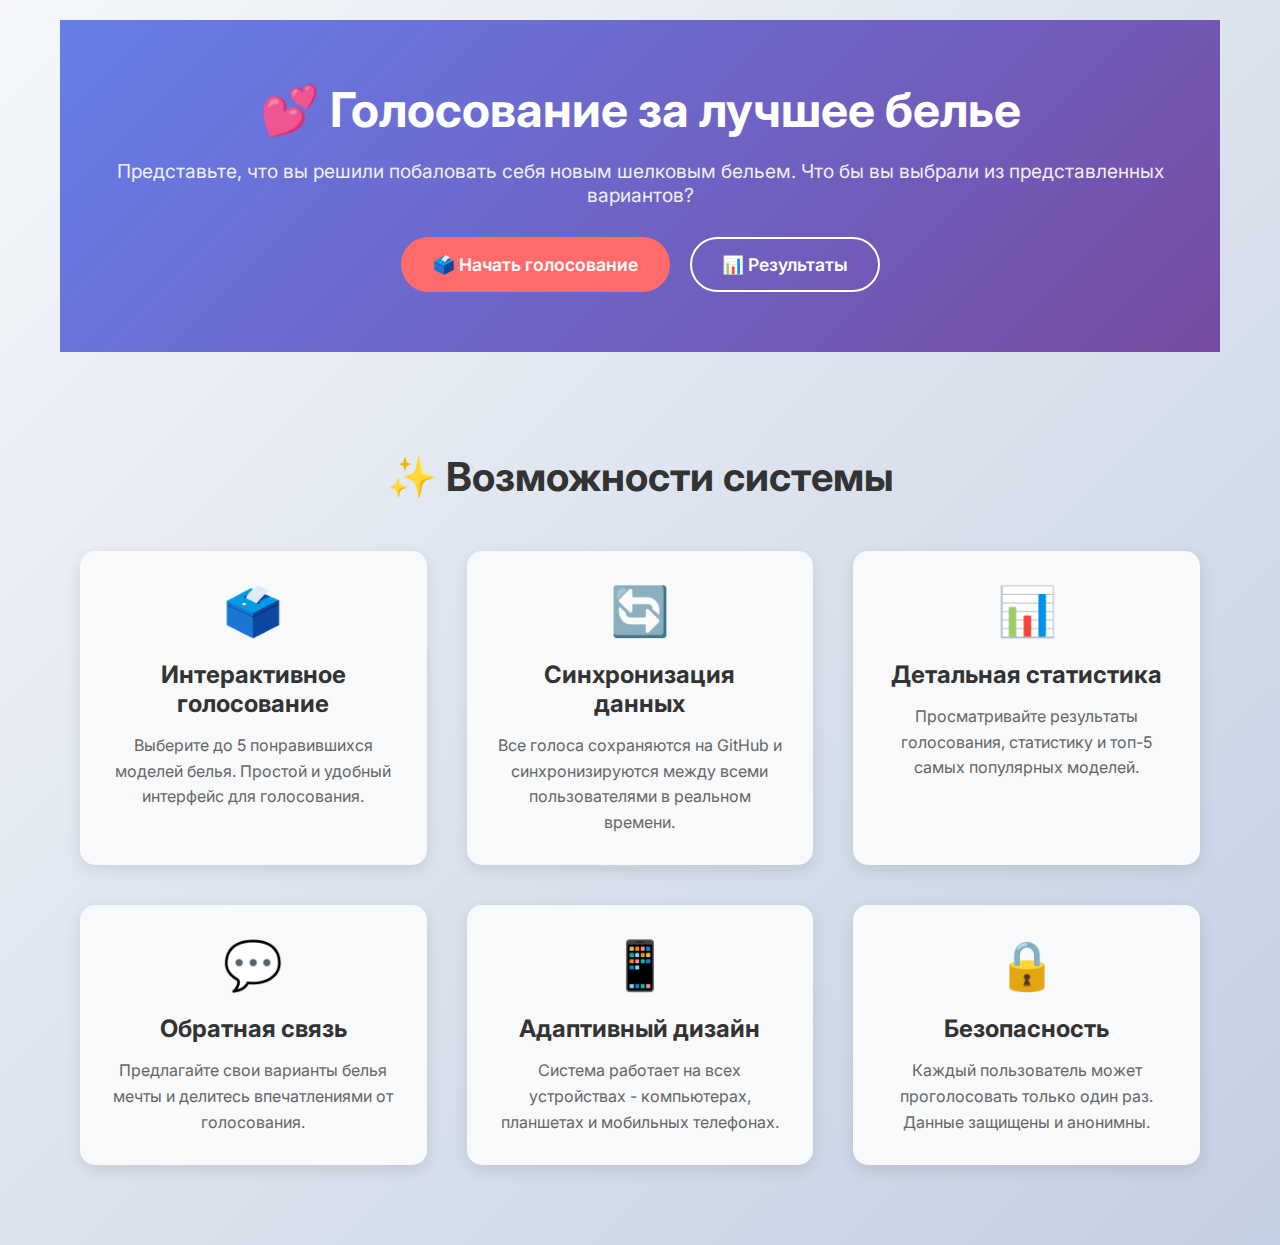
<file: index.html>
<!DOCTYPE html>
<html lang="ru">
<head>
    <meta charset="UTF-8">
    <meta name="viewport" content="width=device-width, initial-scale=1.0">
    <title>Голосование за лучшее белье - Главная</title>
    <link rel="stylesheet" href="voting-style.css?v=1">
    <link href="https://fonts.googleapis.com/css2?family=Inter:wght@300;400;500;600;700&display=swap" rel="stylesheet">
    <style>
        .hero {
            text-align: center;
            padding: 60px 20px;
            background: linear-gradient(135deg, #667eea 0%, #764ba2 100%);
            color: white;
            margin-bottom: 40px;
        }
        .hero h1 {
            font-size: 3rem;
            margin-bottom: 20px;
            font-weight: 700;
        }
        .hero p {
            font-size: 1.2rem;
            margin-bottom: 30px;
            opacity: 0.9;
        }
        .cta-buttons {
            display: flex;
            gap: 20px;
            justify-content: center;
            flex-wrap: wrap;
        }
        .btn-hero {
            padding: 15px 30px;
            font-size: 1.1rem;
            border-radius: 50px;
            text-decoration: none;
            font-weight: 600;
            transition: all 0.3s ease;
            display: inline-block;
        }
        .btn-primary-hero {
            background: #ff6b6b;
            color: white;
            border: 2px solid #ff6b6b;
        }
        .btn-primary-hero:hover {
            background: transparent;
            color: #ff6b6b;
        }
        .btn-secondary-hero {
            background: transparent;
            color: white;
            border: 2px solid white;
        }
        .btn-secondary-hero:hover {
            background: white;
            color: #667eea;
        }
        .features {
            padding: 60px 20px;
            max-width: 1200px;
            margin: 0 auto;
        }
        .features h2 {
            text-align: center;
            font-size: 2.5rem;
            margin-bottom: 50px;
            color: #333;
        }
        .features-grid {
            display: grid;
            grid-template-columns: repeat(auto-fit, minmax(300px, 1fr));
            gap: 40px;
        }
        .feature-card {
            text-align: center;
            padding: 30px;
            border-radius: 15px;
            background: #f8f9fa;
            box-shadow: 0 5px 15px rgba(0,0,0,0.1);
        }
        .feature-icon {
            font-size: 3rem;
            margin-bottom: 20px;
        }
        .feature-card h3 {
            font-size: 1.5rem;
            margin-bottom: 15px;
            color: #333;
        }
        .feature-card p {
            color: #666;
            line-height: 1.6;
        }
    </style>
</head>
<body>
    <div class="container">
        <div class="hero">
            <h1>💕 Голосование за лучшее белье</h1>
            <p>Представьте, что вы решили побаловать себя новым шелковым бельем. Что бы вы выбрали из представленных вариантов?</p>
            <div class="cta-buttons">
                <a href="voting.html" class="btn-hero btn-primary-hero">🗳️ Начать голосование</a>
                <a href="admin.html" class="btn-hero btn-secondary-hero">📊 Результаты</a>
            </div>
        </div>

        <div class="features">
            <h2>✨ Возможности системы</h2>
            <div class="features-grid">
                <div class="feature-card">
                    <div class="feature-icon">🗳️</div>
                    <h3>Интерактивное голосование</h3>
                    <p>Выберите до 5 понравившихся моделей белья. Простой и удобный интерфейс для голосования.</p>
                </div>
                <div class="feature-card">
                    <div class="feature-icon">🔄</div>
                    <h3>Синхронизация данных</h3>
                    <p>Все голоса сохраняются на GitHub и синхронизируются между всеми пользователями в реальном времени.</p>
                </div>
                <div class="feature-card">
                    <div class="feature-icon">📊</div>
                    <h3>Детальная статистика</h3>
                    <p>Просматривайте результаты голосования, статистику и топ-5 самых популярных моделей.</p>
                </div>
                <div class="feature-card">
                    <div class="feature-icon">💬</div>
                    <h3>Обратная связь</h3>
                    <p>Предлагайте свои варианты белья мечты и делитесь впечатлениями от голосования.</p>
                </div>
                <div class="feature-card">
                    <div class="feature-icon">📱</div>
                    <h3>Адаптивный дизайн</h3>
                    <p>Система работает на всех устройствах - компьютерах, планшетах и мобильных телефонах.</p>
                </div>
                <div class="feature-card">
                    <div class="feature-icon">🔒</div>
                    <h3>Безопасность</h3>
                    <p>Каждый пользователь может проголосовать только один раз. Данные защищены и анонимны.</p>
                </div>
            </div>
        </div>
    </div>
</body>
</html>
</file>
<file: voting-style.css>
/* Стили для страницы голосования */
* {
    margin: 0;
    padding: 0;
    box-sizing: border-box;
}

body {
    font-family: 'Inter', sans-serif;
    background: linear-gradient(135deg, #f5f7fa 0%, #c3cfe2 100%);
    min-height: 100vh;
    color: #333;
}

.container {
    max-width: 1200px;
    margin: 0 auto;
    padding: 20px;
}

.header {
    text-align: center;
    margin-bottom: 40px;
    background: white;
    padding: 30px;
    border-radius: 20px;
    box-shadow: 0 10px 30px rgba(0,0,0,0.1);
}

.header h1 {
    font-size: 2.5rem;
    color: #e91e63;
    margin-bottom: 10px;
    font-weight: 700;
}

.header p {
    font-size: 1.2rem;
    color: #666;
    margin-bottom: 20px;
}

.vote-counter {
    background: #f8f9fa;
    padding: 15px 25px;
    border-radius: 50px;
    display: inline-block;
    font-weight: 600;
    color: #495057;
    border: 2px solid #e9ecef;
}

.vote-counter span:first-child {
    color: #6c757d;
}

.vote-counter span:nth-child(2) {
    color: #e91e63;
    font-size: 1.3rem;
    font-weight: 700;
}

.voting-grid {
    display: grid;
    grid-template-columns: repeat(auto-fit, minmax(300px, 1fr));
    gap: 25px;
    margin-bottom: 40px;
}

.voting-item {
    background: white;
    border-radius: 15px;
    overflow: hidden;
    box-shadow: 0 8px 25px rgba(0,0,0,0.1);
    transition: all 0.3s ease;
    position: relative;
}

.voting-item:hover {
    transform: translateY(-5px);
    box-shadow: 0 15px 35px rgba(0,0,0,0.15);
}

.voting-item.selected {
    border: 3px solid #e91e63;
    transform: scale(1.02);
}

.voting-item.max-selected {
    opacity: 0.6;
    cursor: not-allowed;
}

.voting-image {
    width: 100%;
    height: 250px;
    object-fit: cover;
    background: #f8f9fa;
}

.voting-content {
    padding: 20px;
}

.voting-title {
    font-size: 1.1rem;
    font-weight: 600;
    color: #333;
    margin-bottom: 10px;
}

.voting-description {
    color: #666;
    font-size: 0.9rem;
    margin-bottom: 15px;
    line-height: 1.4;
}

.vote-button {
    width: 100%;
    padding: 12px 20px;
    border: none;
    border-radius: 25px;
    font-size: 1rem;
    font-weight: 600;
    cursor: pointer;
    transition: all 0.3s ease;
    text-transform: uppercase;
    letter-spacing: 0.5px;
}

.vote-button:not(.voted) {
    background: linear-gradient(45deg, #e91e63, #f06292);
    color: white;
}

.vote-button:not(.voted):hover {
    background: linear-gradient(45deg, #c2185b, #e91e63);
    transform: translateY(-2px);
}

.vote-button.voted {
    background: #28a745;
    color: white;
    cursor: default;
}

.vote-button:disabled {
    background: #6c757d;
    color: #adb5bd;
    cursor: not-allowed;
    transform: none;
}

.vote-count {
    position: absolute;
    top: 15px;
    right: 15px;
    background: rgba(233, 30, 99, 0.9);
    color: white;
    padding: 8px 12px;
    border-radius: 20px;
    font-weight: 600;
    font-size: 0.9rem;
    backdrop-filter: blur(10px);
}

.voting-actions {
    text-align: center;
    margin-bottom: 30px;
}

.btn {
    padding: 15px 30px;
    margin: 0 10px;
    border: none;
    border-radius: 25px;
    font-size: 1.1rem;
    font-weight: 600;
    cursor: pointer;
    transition: all 0.3s ease;
    text-transform: uppercase;
    letter-spacing: 0.5px;
}

.btn-primary {
    background: linear-gradient(45deg, #e91e63, #f06292);
    color: white;
}

.btn-primary:hover:not(:disabled) {
    background: linear-gradient(45deg, #c2185b, #e91e63);
    transform: translateY(-2px);
}

.btn-primary:disabled {
    background: #6c757d;
    color: #adb5bd;
    cursor: not-allowed;
    transform: none;
}

.btn-secondary {
    background: #6c757d;
    color: white;
}

.btn-secondary:hover {
    background: #5a6268;
    transform: translateY(-2px);
}

.admin-link {
    text-align: center;
    margin-top: 30px;
}

.admin-btn {
    display: inline-block;
    padding: 12px 25px;
    background: #17a2b8;
    color: white;
    text-decoration: none;
    border-radius: 25px;
    font-weight: 600;
    transition: all 0.3s ease;
}

.admin-btn:hover {
    background: #138496;
    transform: translateY(-2px);
}

/* Адаптивность для мобильных устройств */
@media (max-width: 768px) {
    .container {
        padding: 10px;
    }
    
    .header {
        padding: 20px;
    }
    
    .header h1 {
        font-size: 1.8rem;
        line-height: 1.2;
    }
    
    .header p {
        font-size: 1rem;
        margin-bottom: 15px;
    }
    
    .vote-counter {
        padding: 10px 20px;
        font-size: 0.9rem;
    }
    
    .voting-grid {
        grid-template-columns: 1fr;
        gap: 15px;
        margin-bottom: 30px;
    }
    
    .voting-item {
        border-radius: 12px;
    }
    
    .voting-image {
        height: 180px;
    }
    
    .voting-content {
        padding: 15px;
    }
    
    .voting-title {
        font-size: 1rem;
        margin-bottom: 8px;
    }
    
    .voting-description {
        font-size: 0.85rem;
        margin-bottom: 12px;
    }
    
    .vote-button {
        padding: 10px 15px;
        font-size: 0.9rem;
        border-radius: 20px;
    }
    
    .btn {
        padding: 12px 20px;
        font-size: 1rem;
        margin: 5px;
        width: auto;
        min-width: 120px;
    }
    
    .voting-actions {
        margin-bottom: 20px;
    }
    
    .feedback-section {
        padding: 20px;
        margin-bottom: 20px;
    }
    
    .feedback-section h2 {
        font-size: 1.5rem;
        margin-bottom: 15px;
    }
    
    .form-group {
        margin-bottom: 20px;
    }
    
    .form-group input,
    .form-group textarea {
        padding: 12px;
        font-size: 16px; /* Предотвращает зум на iOS */
    }
    
    .admin-btn {
        padding: 10px 20px;
        font-size: 0.9rem;
    }
}

/* Адаптивность для очень маленьких экранов */
@media (max-width: 480px) {
    .container {
        padding: 8px;
    }
    
    .header {
        padding: 15px;
    }
    
    .header h1 {
        font-size: 1.5rem;
    }
    
    .header p {
        font-size: 0.9rem;
    }
    
    .voting-image {
        height: 150px;
    }
    
    .voting-content {
        padding: 12px;
    }
    
    .vote-button {
        padding: 8px 12px;
        font-size: 0.8rem;
    }
    
    .btn {
        padding: 10px 15px;
        font-size: 0.9rem;
        margin: 3px;
    }
    
    .feedback-section {
        padding: 15px;
    }
    
    .form-group input,
    .form-group textarea {
        padding: 10px;
        font-size: 16px;
    }
}

/* Поддержка iPhone и iPad */
@media only screen 
  and (min-device-width: 375px) 
  and (max-device-width: 812px) 
  and (-webkit-min-device-pixel-ratio: 2) {
    .voting-image {
        height: 200px;
    }
    
    .vote-button {
        -webkit-appearance: none;
        border-radius: 25px;
    }
}

/* Поддержка iPad */
@media only screen 
  and (min-device-width: 768px) 
  and (max-device-width: 1024px) {
    .voting-grid {
        grid-template-columns: repeat(2, 1fr);
        gap: 20px;
    }
    
    .voting-image {
        height: 220px;
    }
}

/* Форма обратной связи */
.feedback-section {
    background: white;
    padding: 30px;
    border-radius: 20px;
    box-shadow: 0 10px 30px rgba(0,0,0,0.1);
    margin-bottom: 30px;
}

.feedback-section h2 {
    font-size: 1.8rem;
    color: #e91e63;
    margin-bottom: 10px;
    text-align: center;
    font-weight: 700;
}

.feedback-section p {
    text-align: center;
    color: #666;
    margin-bottom: 30px;
    font-size: 1.1rem;
}

.feedback-form {
    max-width: 600px;
    margin: 0 auto;
}

.form-group {
    margin-bottom: 25px;
}

.form-group label {
    display: block;
    margin-bottom: 8px;
    font-weight: 600;
    color: #333;
    font-size: 1rem;
}

.form-group input,
.form-group textarea {
    width: 100%;
    padding: 15px;
    border: 2px solid #e9ecef;
    border-radius: 10px;
    font-size: 1rem;
    font-family: 'Inter', sans-serif;
    transition: all 0.3s ease;
    background: #f8f9fa;
}

.form-group input:focus,
.form-group textarea:focus {
    outline: none;
    border-color: #e91e63;
    background: white;
    box-shadow: 0 0 0 3px rgba(233, 30, 99, 0.1);
}

.form-group textarea {
    min-height: 120px;
    resize: vertical;
}

/* Загрузка файлов */
.file-upload {
    position: relative;
    margin-bottom: 15px;
}

.file-upload input[type="file"] {
    position: absolute;
    opacity: 0;
    width: 100%;
    height: 100%;
    cursor: pointer;
}

.file-upload-label {
    display: flex;
    flex-direction: column;
    align-items: center;
    justify-content: center;
    padding: 40px 20px;
    border: 2px dashed #e91e63;
    border-radius: 15px;
    background: #fef7f7;
    cursor: pointer;
    transition: all 0.3s ease;
    text-align: center;
}

.file-upload-label:hover {
    background: #fce4ec;
    border-color: #c2185b;
    transform: translateY(-2px);
}

.file-upload-icon {
    font-size: 2.5rem;
    margin-bottom: 10px;
    color: #e91e63;
}

.file-upload-text {
    font-size: 1rem;
    color: #666;
    font-weight: 500;
}

.file-upload.dragover .file-upload-label {
    background: #fce4ec;
    border-color: #c2185b;
    transform: scale(1.02);
}

/* Превью фотографий */
.photo-preview-container {
    display: grid;
    grid-template-columns: repeat(auto-fill, minmax(120px, 1fr));
    gap: 15px;
    margin-top: 15px;
}

.photo-preview-item {
    position: relative;
    border-radius: 10px;
    overflow: hidden;
    box-shadow: 0 5px 15px rgba(0,0,0,0.1);
    transition: all 0.3s ease;
}

.photo-preview-item:hover {
    transform: translateY(-3px);
    box-shadow: 0 8px 25px rgba(0,0,0,0.15);
}

.photo-preview-item img {
    width: 100%;
    height: 120px;
    object-fit: cover;
    display: block;
}

.photo-preview-remove {
    position: absolute;
    top: 5px;
    right: 5px;
    background: rgba(233, 30, 99, 0.9);
    color: white;
    border: none;
    border-radius: 50%;
    width: 25px;
    height: 25px;
    cursor: pointer;
    font-size: 0.8rem;
    display: flex;
    align-items: center;
    justify-content: center;
    transition: all 0.3s ease;
}

.photo-preview-remove:hover {
    background: #c2185b;
    transform: scale(1.1);
}

.photo-preview-name {
    position: absolute;
    bottom: 0;
    left: 0;
    right: 0;
    background: linear-gradient(transparent, rgba(0,0,0,0.7));
    color: white;
    padding: 10px 5px 5px;
    font-size: 0.8rem;
    text-align: center;
    white-space: nowrap;
    overflow: hidden;
    text-overflow: ellipsis;
}

/* Действия формы */
.form-actions {
    display: flex;
    gap: 15px;
    justify-content: center;
    margin-top: 30px;
}

.form-actions .btn {
    padding: 15px 30px;
    font-size: 1.1rem;
}

/* Уведомления */
.notification {
    position: fixed;
    top: 20px;
    right: 20px;
    padding: 15px 25px;
    border-radius: 10px;
    color: white;
    font-weight: 600;
    z-index: 1000;
    animation: slideInRight 0.3s ease;
    box-shadow: 0 5px 15px rgba(0,0,0,0.2);
}

.notification-success {
    background: #28a745;
}

.notification-error {
    background: #dc3545;
}

.notification-info {
    background: #17a2b8;
}

@keyframes slideInRight {
    from {
        transform: translateX(100%);
        opacity: 0;
    }
    to {
        transform: translateX(0);
        opacity: 1;
    }
}

/* Адаптивность для формы */
@media (max-width: 768px) {
    .feedback-section {
        padding: 20px;
    }
    
    .feedback-form {
        max-width: 100%;
    }
    
    .form-actions {
        flex-direction: column;
        align-items: center;
    }
    
    .form-actions .btn {
        width: 100%;
        max-width: 300px;
    }
    
    .photo-preview-container {
        grid-template-columns: repeat(auto-fill, minmax(100px, 1fr));
        gap: 10px;
    }
    
    .photo-preview-item img {
        height: 100px;
    }
}

/* Анимации */
@keyframes fadeIn {
    from {
        opacity: 0;
        transform: translateY(20px);
    }
    to {
        opacity: 1;
        transform: translateY(0);
    }
}

.voting-item {
    animation: fadeIn 0.6s ease forwards;
}

.voting-item:nth-child(1) { animation-delay: 0.1s; }
.voting-item:nth-child(2) { animation-delay: 0.2s; }
.voting-item:nth-child(3) { animation-delay: 0.3s; }
.voting-item:nth-child(4) { animation-delay: 0.4s; }
.voting-item:nth-child(5) { animation-delay: 0.5s; }
.voting-item:nth-child(6) { animation-delay: 0.6s; }
.voting-item:nth-child(7) { animation-delay: 0.7s; }
.voting-item:nth-child(8) { animation-delay: 0.8s; }
.voting-item:nth-child(9) { animation-delay: 0.9s; }
.voting-item:nth-child(10) { animation-delay: 1.0s; }
</file>
